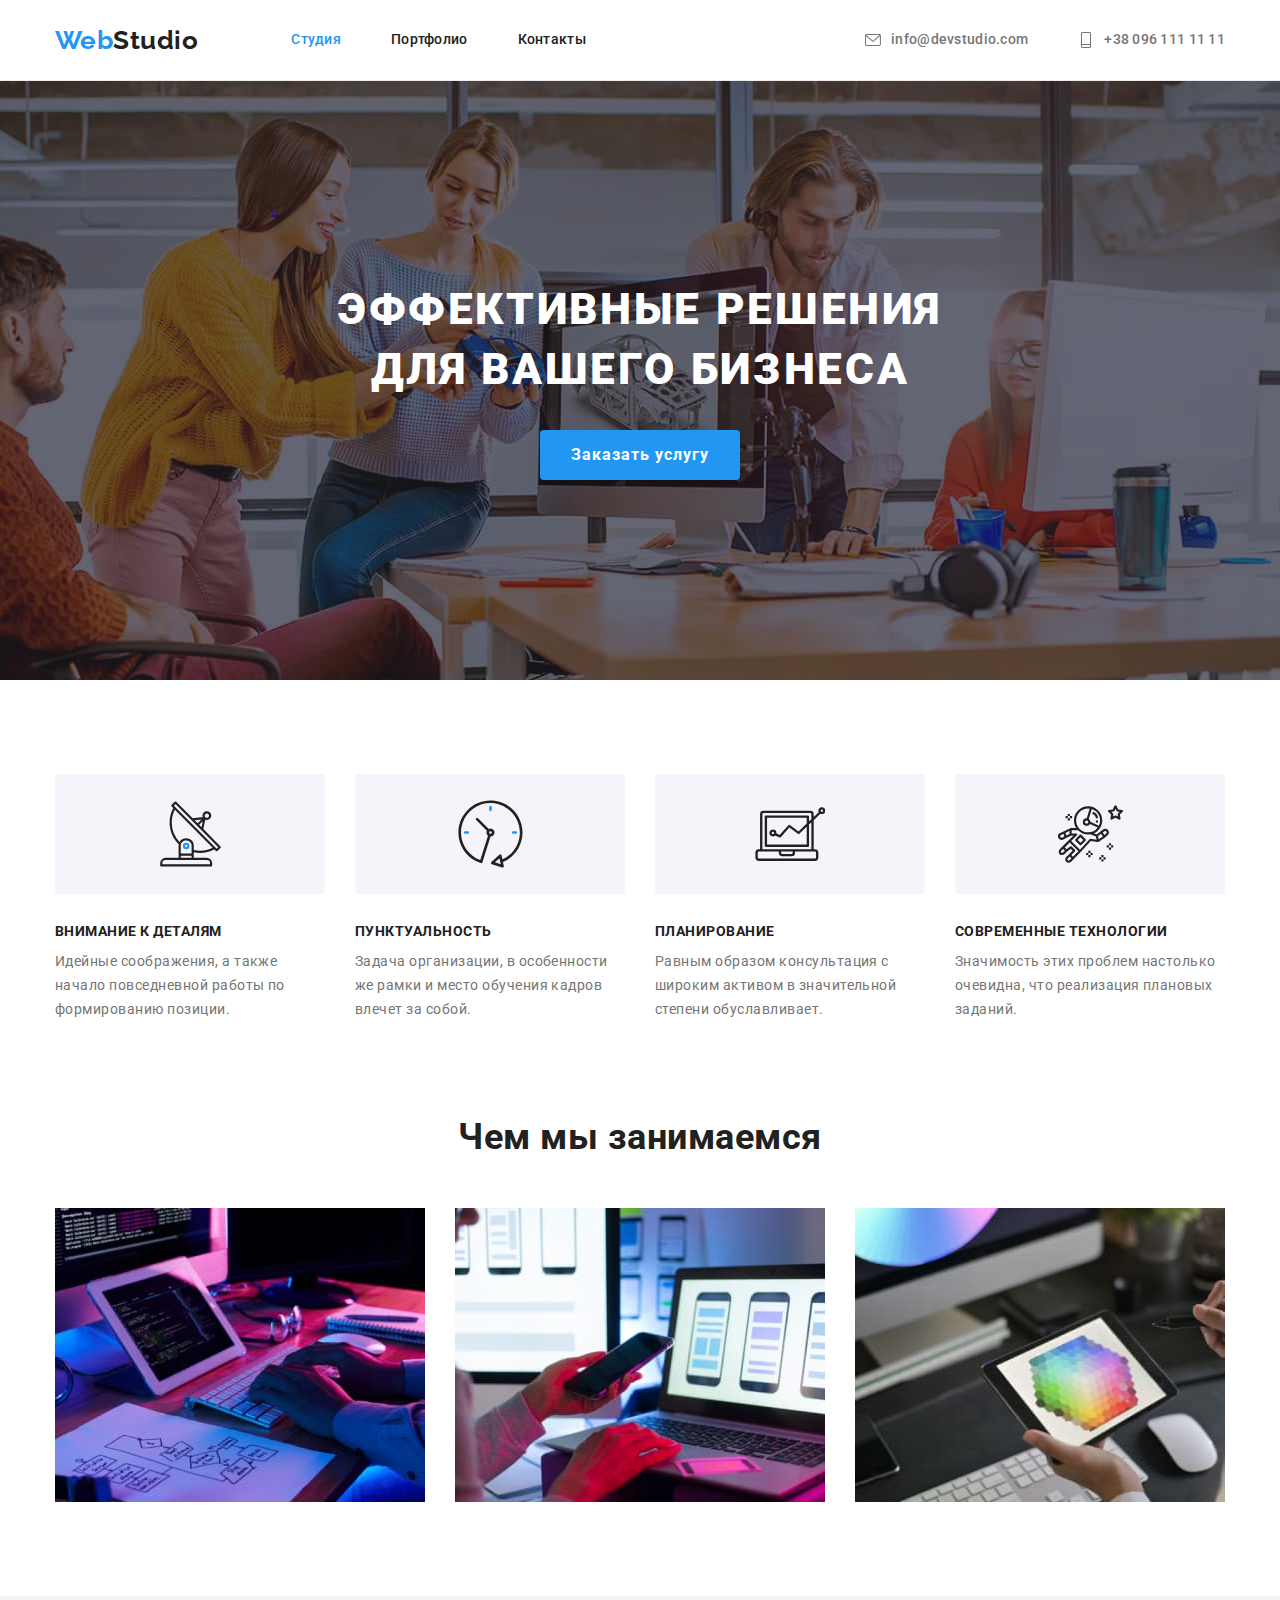
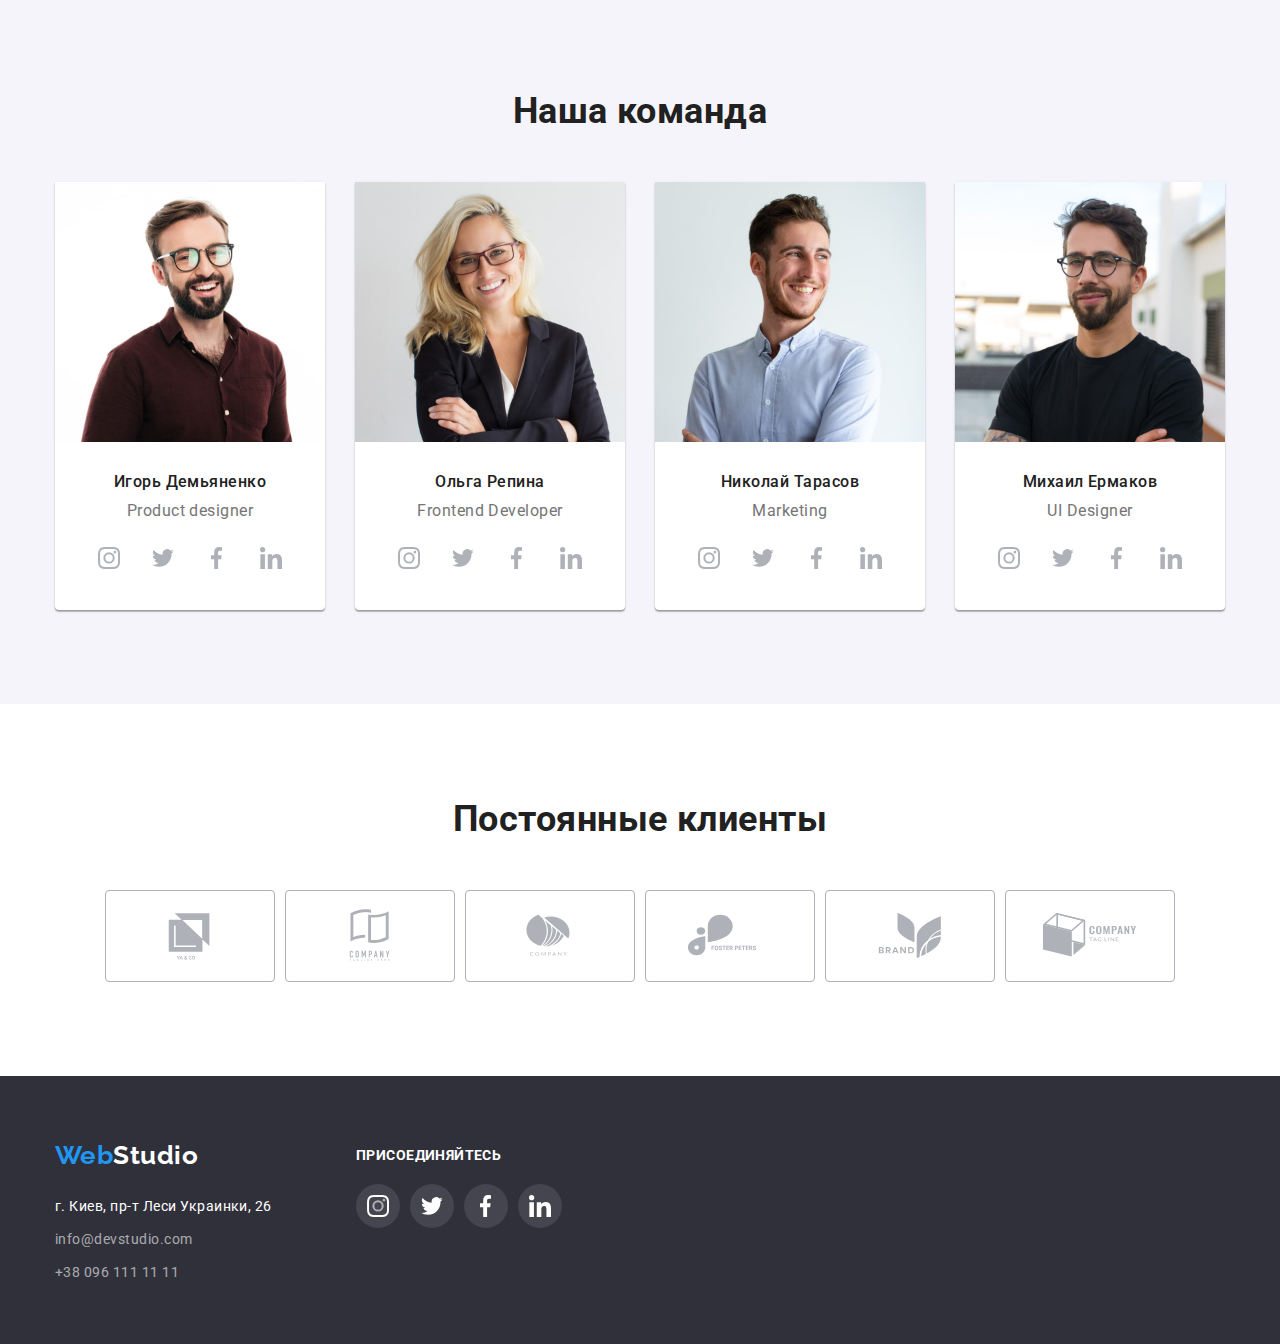
<file: index.html>
<!DOCTYPE html>
<html lang="ru">
<head>
	<meta charset="UTF-8">
	<meta http-equiv="X-UA-Compatible" content="IE=edge">
	<meta name="viewport" content="width=device-width, initial-scale=1.0">
	<title>Студия</title>
	<link href="https://fonts.googleapis.com/css2?family=Raleway:wght@700&family=Roboto:wght@400;500;700;900&display=swap" rel="stylesheet">
	<link rel="stylesheet" href="https://cdnjs.cloudflare.com/ajax/libs/modern-normalize/0.6.0/modern-normalize.min.css">
	<link rel="stylesheet" href="./css/styles.css">
</head>

<body>
	
	<!-- Шапка сайта -->
	<header>
		<div class="container main-nav">
			<nav>
				<a href="./index.html" class="logo-web">Web<span class="logo-studio">Studio</span></a>
				<ul class="site-nav list">
					<li class="item">
						<a href="./index.html" class="header-nav current">Студия</a>
					</li>
					<li class="item">
						<a href="./portfolio.html" class="header-nav">Портфолио</a>
					</li>
					<li class="item">
						<a href="/" class="header-nav">Контакты</a>
					</li>
				</ul>
			</nav>
			<ul class="auth-nav list">
				<li class="item">
					<a href="mailto:info@devstudio.com" class="header-mail">
						<svg class="contact-icon" width="16" height="16">
							<use href="./images/icons/icons.svg#envelope"></use>
						</svg>info@devstudio.com
					</a>
				</li>
				<li class="item">
					<a href="tel:+380961111111" class="header-tel">
						<svg class="contact-icon" width="16" height="16">
							<use href="./images/icons/icons.svg#tel"></use>
						</svg>+38 096 111 11 11
					</a>
				</li>
			</ul>
		</div>
	</header>
	
	<main>
		<!-- Герой -->
		<section class="section hero">
			<h1 class="hero-title">Эффективные решения для вашего бизнеса</h1>
				<button type="button" class="main-button">Заказать услугу</button>
		</section>

		<!-- Преимущества -->
		<section class="section">
			<div class="container">
				<h2 class="section-title visually-hidden">Преимущества</h2>
				<ul class="advantages-pictures">
					<li class="advantages-list">
						<a class="advantages-area" href="/" aria-label="Antenna">
							<svg class="advantages-icon" width="65" height="70">
								<use href="./images/icons/icons.svg#antenna"></use>
							</svg>
						</a>
					</li>
					<li class="advantages-list">
						<a class="advantages-area" href="/" aria-label="Antenna">
							<svg class="advantages-icon" width="67" height="70">
								<use href="./images/icons/icons.svg#clock"></use>
							</svg>
						</a>
					</li>
					<li class="advantages-list">
						<a class="advantages-area" href="/" aria-label="Antenna">
							<svg class="advantages-icon" width="70" height="54">
								<use href="./images/icons/icons.svg#graph"></use>
							</svg>
						</a>
					</li>
					<li class="advantages-list">
						<a class="advantages-area" href="/" aria-label="Antenna">
							<svg class="advantages-icon" width="65" height="70">
								<use href="./images/icons/icons.svg#astronaut"></use>
							</svg>
						</a>
					</li>
				</ul>
				<ul class="feature-list list">
					<li class="item">
						<h3 class="advantages-title">Внимание к деталям</h3>
						<p class="advantages-description">
							Идейные соображения, а также начало повседневной работы по формированию позиции.
						</p>
					</li>
					<li class="item">
						<h3 class="advantages-title">Пунктуальность</h3>
						<p class="advantages-description">
							Задача организации, в особенности же рамки и место обучения кадров влечет за собой.
						</p>
					</li>
					<li class="item">
						<h3 class="advantages-title">Планирование</h3>
						<p class="advantages-description">
							Равным образом консультация с широким активом в значительной степени обуславливает.
						</p>
					</li>
					<li class="item">
						<h3 class="advantages-title">Современные технологии</h3>
						<p class="advantages-description">
							Значимость этих проблем настолько очевидна, что реализация плановых заданий.
						</p>
					</li>
				</ul>
			</div>
		</section>

		<!-- Чем мы занимаемся -->
		<section class="section about"> 
			<div class="container">
				<h2 class="section-title">Чем мы занимаемся</h2>
				<ul class="feature-list list">
					<li class="picture">
						<img src="images/index-images/img-1.jpg" alt="Верстка" width="370" height="294">
					</li>
					<li class="picture">
						<img src="images/index-images/img-2.jpg" alt="Дизайн" width="370" height="294">
					</li>
					<li class="picture">
						<img src="images/index-images/img-3.jpg" alt="Цветовые решения" width="370" height="294">
					</li>
				</ul>
			</div>
		</section>

		<!-- Наша команда -->
		<section class="section our-team">
			<div class="container">
				<h2 class="section-title">Наша команда</h2>
				<ul class="feature-list list">
					<li class="team">
						<img src="images/index-images/product-designer.jpg" alt="Product designer" width="270" height="260">
						<h3 class="team-member">Игорь Демьяненко</h3>
						<p class="team-title">Product designer</p>
						<ul class="social"> 
							<li class="social-button"> 
								<a class="button" href="/" aria-label="Instagram">
									<svg class="button-icon" width="22" height="22">
										<use href="./images/icons/icons.svg#instagram"></use>
									</svg>
								</a>
							</li>
							<li class="social-button">
								<a class="button" href="/" aria-label="Twitter">
									<svg class="button-icon" width="22" height="22">
										<use href="./images/icons/icons.svg#twitter"></use>
									</svg>
								</a>
							</li>
							<li class="social-button">
								<a class="button" href="/" aria-label="Facebook">
									<svg class="button-icon" width="22" height="22">
										<use href="./images/icons/icons.svg#facebook"></use>
									</svg>
								</a>
							</li>
							<li class="social-button">
								<a class="button" href="/" aria-label="Linkedin">
									<svg class="button-icon" width="22" height="22">
										<use href="./images/icons/icons.svg#linkedin"></use>
									</svg>
								</a>
							</li>
						</ul>
					</li>
					<li class="team">
						<img src="images/index-images/frontend-developer.jpg" alt="Frontend Developer" width="270" height="260">
						<h3 class="team-member">Ольга Репина</h3>
						<p class="team-title">Frontend Developer</p>
						<ul class="social">
							<li class="social-button">
								<a class="button" href="/" aria-label="Instagram">
									<svg class="button-icon" width="22" height="22">
										<use href="./images/icons/icons.svg#instagram"></use>
									</svg>
								</a>
							</li>
							<li class="social-button">
								<a class="button" href="/" aria-label="Twitter">
									<svg class="button-icon" width="22" height="22">
										<use href="./images/icons/icons.svg#twitter"></use>
									</svg>
								</a>
							</li>
							<li class="social-button">
								<a class="button" href="/" aria-label="Facebook">
									<svg class="button-icon" width="22" height="22">
										<use href="./images/icons/icons.svg#facebook"></use>
									</svg>
								</a>
							</li>
							<li class="social-button">
								<a class="button" href="/" aria-label="Linkedin">
									<svg class="button-icon" width="22" height="22">
										<use href="./images/icons/icons.svg#linkedin"></use>
									</svg>
								</a>
							</li>
						</ul>
					</li>
					<li class="team">
						<img src="images/index-images/marketing.jpg" alt="Marketing" width="270" height="260">
						<h3 class="team-member">Николай Тарасов</h3>
						<p class="team-title">Marketing</p>
						<ul class="social">
							<li class="social-button">
								<a class="button" href="/" aria-label="Instagram">
									<svg class="button-icon" width="22" height="22">
										<use href="./images/icons/icons.svg#instagram"></use>
									</svg>
								</a>
							</li>
							<li class="social-button">
								<a class="button" href="/" aria-label="Twitter">
									<svg class="button-icon" width="22" height="22">
										<use href="./images/icons/icons.svg#twitter"></use>
									</svg>
								</a>
							</li>
							<li class="social-button">
								<a class="button" href="/" aria-label="Facebook">
									<svg class="button-icon" width="22" height="22">
										<use href="./images/icons/icons.svg#facebook"></use>
									</svg>
								</a>
							</li>
							<li class="social-button">
								<a class="button" href="/" aria-label="Linkedin">
									<svg class="button-icon" width="22" height="22">
										<use href="./images/icons/icons.svg#linkedin"></use>
									</svg>
								</a>
							</li>
						</ul>
					</li>
					<li class="team">
						<img src="images/index-images/ui-designer.jpg" alt="UI Designer" width="270" height="260">
						<h3 class="team-member">Михаил Ермаков</h3>
						<p class="team-title">UI Designer</p>
						<ul class="social">
							<li class="social-button">
								<a class="button" href="/" aria-label="Instagram">
									<svg class="button-icon" width="22" height="22">
										<use href="./images/icons/icons.svg#instagram"></use>
									</svg>
								</a>
							</li>
							<li class="social-button">
								<a class="button" href="/" aria-label="Twitter">
									<svg class="button-icon" width="22" height="22">
										<use href="./images/icons/icons.svg#twitter"></use>
									</svg>
								</a>
							</li>
							<li class="social-button">
								<a class="button" href="/" aria-label="Facebook">
									<svg class="button-icon" width="22" height="22">
										<use href="./images/icons/icons.svg#facebook"></use>
									</svg>
								</a>
							</li>
							<li class="social-button">
								<a class="button" href="/" aria-label="Linkedin">
									<svg class="button-icon" width="22" height="22">
										<use href="./images/icons/icons.svg#linkedin"></use>
									</svg>
								</a>
							</li>
						</ul>
					</li>
				</ul>
			</div>
		</section>
	</main>

			<!-- Постоянные клиенты -->
			<section class="section">
				<div class="container">
					<h2 class="section-title">Постоянные клиенты</h2>
						<div>
							<ul class="clients">
								<li class="social-button">
									<a class="clients-button" href="/" aria-label="Company 1">
										<svg class="clients-icon" width="106" height="60">
											<use href="./images/icons/icons.svg#client1"></use>
										</svg>
									</a>
								</li>
								<li class="social-button">
									<a class="clients-button" href="/" aria-label="Company 2">
										<svg class="clients-icon" width="106" height="60">
											<use href="./images/icons/icons.svg#client2"></use>
										</svg>
									</a>
								</li>
								<li class="social-button">
									<a class="clients-button" href="/" aria-label="Company 3">
										<svg class="clients-icon" width="106" height="60">
											<use href="./images/icons/icons.svg#client3"></use>
										</svg>
									</a>
								</li>
								<li class="social-button">
									<a class="clients-button" href="/" aria-label="Company 4">
										<svg class="clients-icon" width="106" height="60">
											<use href="./images/icons/icons.svg#client4"></use>
										</svg>
									</a>
								</li>
								<li class="social-button">
									<a class="clients-button" href="/" aria-label="Company 5">
										<svg class="clients-icon" width="106" height="60">
											<use href="./images/icons/icons.svg#client5"></use>
										</svg>
									</a>
								</li>
								<li>
									<a class="clients-button" href="/" aria-label="Company 6">
										<svg class="clients-icon" width="106" height="60">
											<use href="./images/icons/icons.svg#client6"></use>
										</svg>
									</a>
								</li>
							</ul>
						</div>
				</div>
			</section>
		
	<!-- Футер -->
	<footer>
		<div class="container">
			<ul class="footer-block">
				<li class="footer-contacts">
					<a href="./index.html" class="logo-web bottom">Web<span class="logo-studio-footer">Studio</span></a>
					<address>
						<ul class="address-details">
							<li class="item">
								<a href="https://goo.gl/maps/5XQ5FaUAyLaCLWa5A" class="footer-address">г. Киев, пр-т Леси Украинки, 26</a>
							</li>
							<li class="item">
								<a href="mailto:info@devstudio.com" class="footer-mail-tel">info@devstudio.com</a>
							</li>
							<li class="item">
								<a href="tel:+380961111111" class="footer-mail-tel">+38 096 111 11 11</a>
							</li>
						</ul>
				</li>
				<li>
					<h3 class="footer-join">Присоединяйтесь</h3>
					<ul class="footer-social">
						<li class="social-button">
							<a class="button join" href="/" aria-label="Instagram">
								<svg class="button-icon" width="22" height="22">
									<use href="./images/icons/icons.svg#instagram"></use>
								</svg>
							</a>
						</li>
						<li class="social-button">
							<a class="button join" href="/" aria-label="Twitter">
								<svg class="button-icon" width="22" height="22">
									<use href="./images/icons/icons.svg#twitter"></use>
								</svg>
							</a>
						</li>
						<li class="social-button">
							<a class="button join" href="/" aria-label="Facebook">
								<svg class="button-icon" width="22" height="22">
									<use href="./images/icons/icons.svg#facebook"></use>
								</svg>
							</a>
						</li>
						<li class="social-button">
							<a class="button join" href="/" aria-label="Linkedin">
								<svg class="button-icon" width="22" height="22">
									<use href="./images/icons/icons.svg#linkedin"></use>
								</svg>
							</a>
						</li>
					</ul>
				</li>
			</address>
			</ul>
		</div>
	</footer>

</body>
</html>
</file>
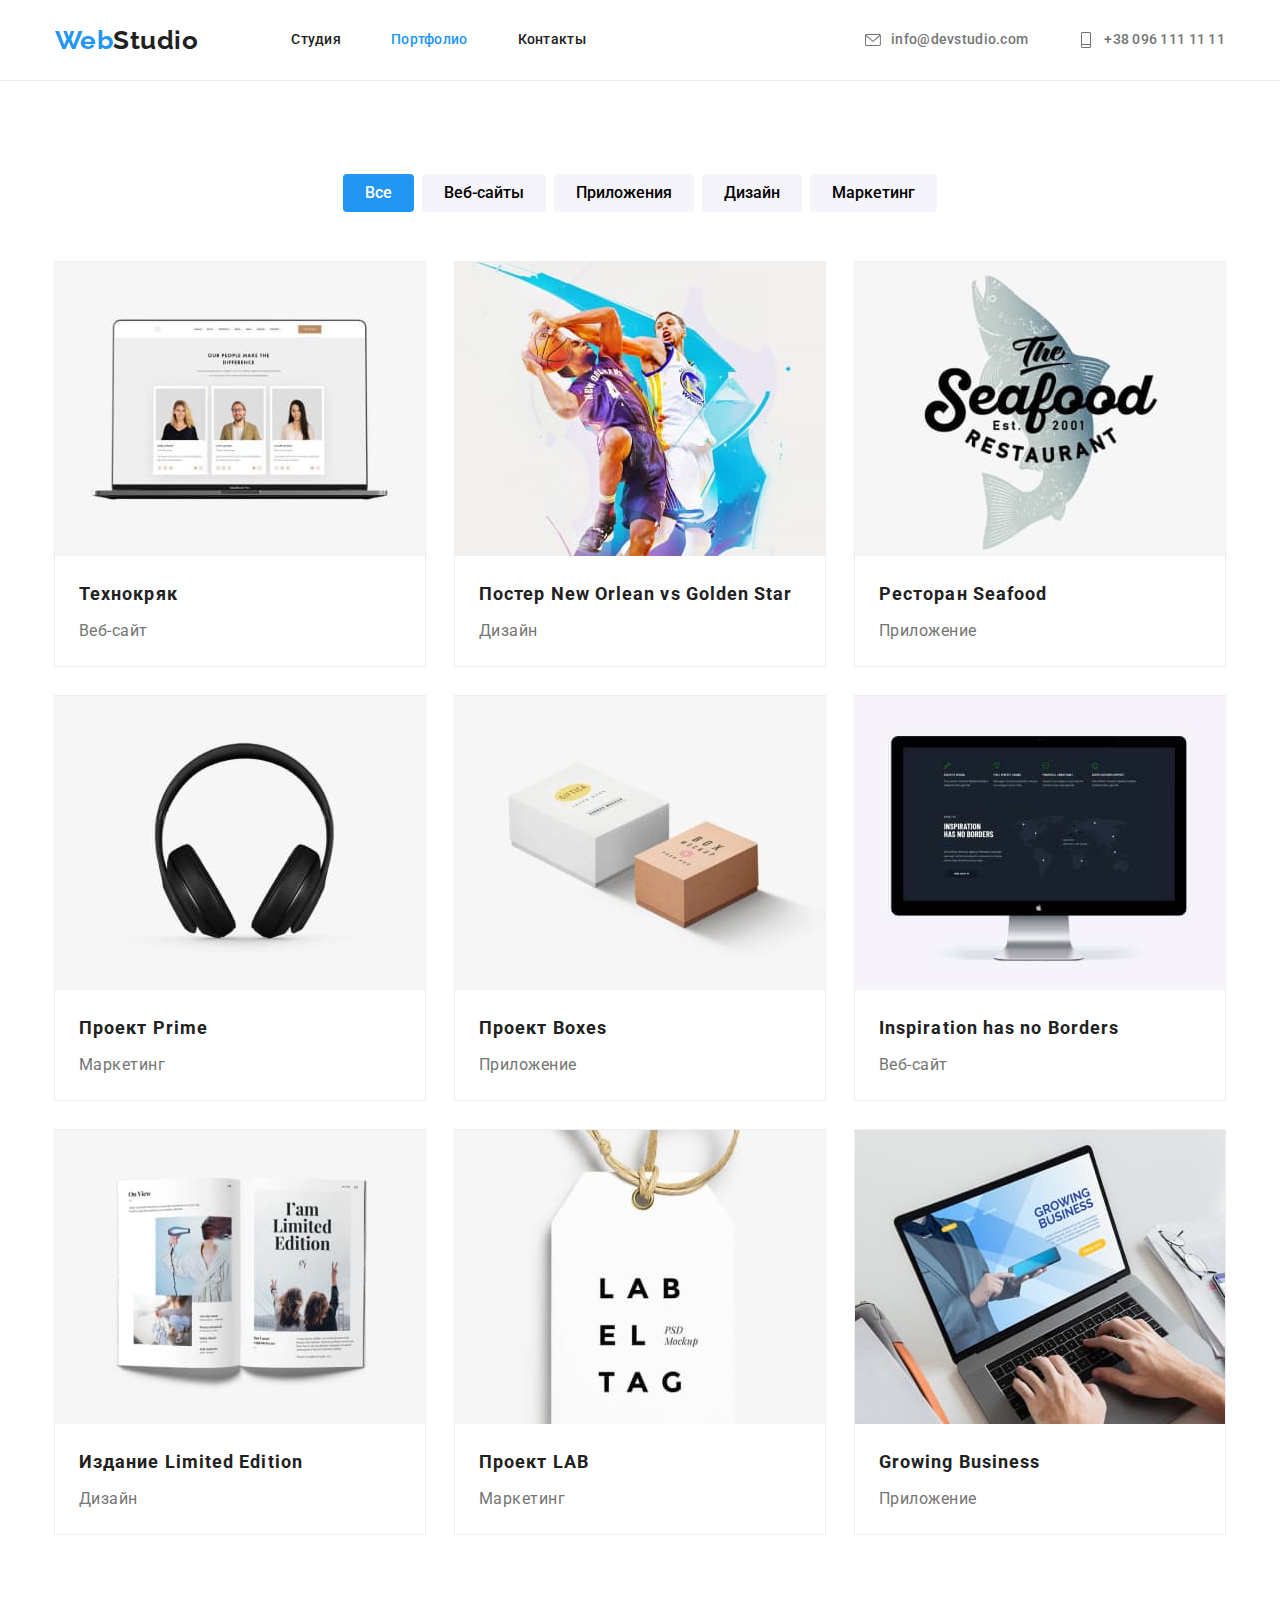
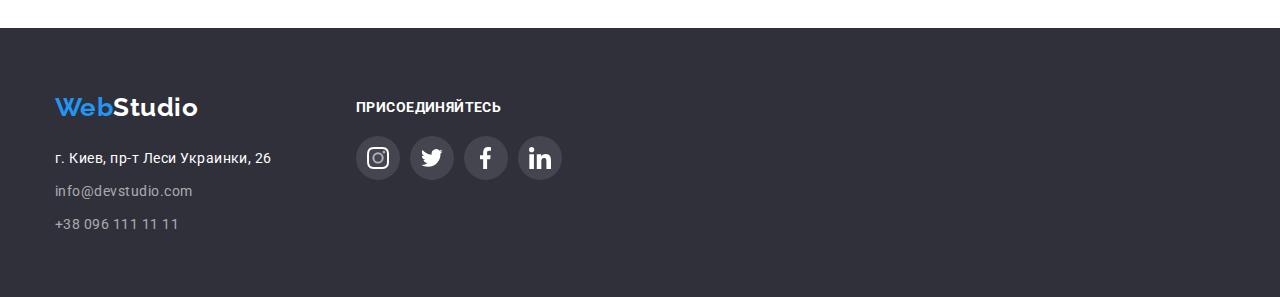
<file: portfolio.html>
<!DOCTYPE html>
<html lang="ru">
<head>
	<meta charset="UTF-8">
	<meta http-equiv="X-UA-Compatible" content="IE=edge">
	<meta name="viewport" content="width=device-width, initial-scale=1.0">
	<title>Студия</title>
	<link	href="https://fonts.googleapis.com/css2?family=Raleway:wght@700&family=Roboto:wght@400;500;700;900&display=swap" rel="stylesheet">
	<link rel="stylesheet" href="https://cdnjs.cloudflare.com/ajax/libs/modern-normalize/0.6.0/modern-normalize.min.css">
	<link rel="stylesheet" href="./css/styles.css">
</head>

<body>

	<!-- Шапка сайта -->
	<header>
		<div class="container main-nav">
			<nav>
				<a href="./index.html" class="logo-web">Web<span class="logo-studio">Studio</span></a>
				<ul class="site-nav list">
					<li class="item">
						<a href="./index.html" class="header-nav">Студия</a>
					</li>
					<li class="item">
						<a href="./portfolio.html" class="header-nav current">Портфолио</a>
					</li>
					<li class="item">
						<a href="/" class="header-nav">Контакты</a>
					</li>
				</ul>
			</nav>
			<ul class="auth-nav list">
				<li class="item">
					<a href="mailto:info@devstudio.com" class="header-mail">
						<svg class="contact-icon" width="16" height="16">
							<use href="./images/icons/icons.svg#envelope"></use>
						</svg>info@devstudio.com
					</a>
				</li>
				<li class="item">
					<a href="tel:+380961111111" class="header-tel">
						<svg class="contact-icon" width="16" height="16">
							<use href="./images/icons/icons.svg#tel"></use>
						</svg>+38 096 111 11 11
					</a>
				</li>
			</ul>
		</div>
	</header>

	<main>

		<!-- Кнопки + Портфолио -->
		<section class="section">
			<div class="container">
				<h1 class="section-title visually-hidden">Портфолио</h1>
					<ul class="flex-container">
						<li class="flex-button"><button type="button" class="portfolio-button current">Все</button></li>
						<li class="flex-button"><button type="button" class="portfolio-button">Веб-сайты</button></li>
						<li class="flex-button"><button type="button" class="portfolio-button">Приложения</button></li>
						<li class="flex-button"><button type="button" class="portfolio-button">Дизайн</button></li>
						<li class="flex-button"><button type="button" class="portfolio-button">Маркетинг</button></li>
					</ul>
					<ul class="flex-container portfolio">
						<li class="flex-element">
							<a href="/" class="link">
								<img src="./images/portfolio-images/img-21.jpg" alt="Веб-сайт о технике" width="370" height="294">
								<div class="portfolio-pic">
									<h3 class="title">Технокряк</h3>
									<p class="description">Веб-сайт</p>
									</div>
							</a>
						</li>
						<li class="flex-element">
							<a href="/" class="link">
								<img src="./images/portfolio-images/img-22.jpg" alt="Постер" width="370" height="294">
								<div class="portfolio-pic">
									<h3 class="title">Постер New Orlean vs Golden Star</h3>
									<p class="description">Дизайн</p>
								</div>
							</a>
						</li>
						<li class="flex-element">
							<a href="/" class="link">
								<img src="./images/portfolio-images/img-23.jpg" alt="Ресторан" width="370" height="294">
								<div class="portfolio-pic">
									<h3 class="title">Ресторан Seafood</h3>
									<p class="description">Приложение</p>
								</div>
							</a>
						</li>
						<li class="flex-element">
							<a href="/" class="link">
								<img src="./images/portfolio-images/img-24.jpg" alt="Проект Prime" width="370" height="294">
								<div class="portfolio-pic">
									<h3 class="title">Проект Prime</h3>
									<p class="description">Маркетинг</p>
								</div>
							</a>
						</li>
						<li class="flex-element">
							<a href="/" class="link">
								<img src="./images/portfolio-images/img-25.jpg" alt="Проект Boxes" width="370" height="294">
								<div class="portfolio-pic">
									<h3 class="title">Проект Boxes</h3>
									<p class="description">Приложение</p>
								</div>
							</a>
						</li>
						<li class="flex-element">
							<a href="/" class="link">
								<img src="./images/portfolio-images/img-26.jpg" alt="Веб-сайт о вдохновении" width="370" height="294">
								<div class="portfolio-pic">
									<h3 class="title">Inspiration has no Borders</h3>
									<p class="description">Веб-сайт</p>
								</div>
							</a>
						</li>
						<li class="flex-element">
							<a href="/" class="link">
								<img src="./images/portfolio-images/img-27.jpg" alt="Издание Limited Edition" width="370" height="294">
								<div class="portfolio-pic">
									<h3 class="title">Издание Limited Edition</h3>
									<p class="description">Дизайн</p>
								</div>
							</a>
						</li>
						<li class="flex-element">
							<a href="/" class="link">
								<img src="./images/portfolio-images/img-28.jpg" alt="Проект LAB" width="370" height="294">
								<div class="portfolio-pic">
									<h3 class="title">Проект LAB</h3>
									<p class="description">Маркетинг</p>
								</div>
							</a>
						</li>
						<li class="flex-element">
							<a href="/" class="link"></a>
								<img src="./images/portfolio-images/img-29.jpg" alt="Приложение о бизнесе" width="370" height="294">
								<div class="portfolio-pic">
									<h3 class="title">Growing Business</h3>
									<p class="description">Приложение</p>
								</div>
							</a>
						</li>
					</ul>
				</div>
		</section>
	</main>

	<!-- Футер -->
	<footer>
		<div class="container">
			<ul class="footer-block">
				<li class="footer-contacts">
					<a href="./index.html" class="logo-web bottom">Web<span class="logo-studio-footer">Studio</span></a>
					<address>
						<ul class="address-details">
							<li class="item">
								<a href="https://goo.gl/maps/5XQ5FaUAyLaCLWa5A" class="footer-address">г. Киев, пр-т Леси Украинки,
									26</a>
							</li>
							<li class="item">
								<a href="mailto:info@devstudio.com" class="footer-mail-tel">info@devstudio.com</a>
							</li>
							<li class="item">
								<a href="tel:+380961111111" class="footer-mail-tel">+38 096 111 11 11</a>
							</li>
						</ul>
				</li>
				<li>
					<h3 class="footer-join">Присоединяйтесь</h3>
					<ul class="footer-social">
						<li class="social-button">
							<a class="button join" href="/" aria-label="Instagram">
								<svg class="button-icon" width="22" height="22">
									<use href="./images/icons/icons.svg#instagram"></use>
								</svg>
							</a>
						</li>
						<li class="social-button">
							<a class="button join" href="/" aria-label="Twitter">
								<svg class="button-icon" width="22" height="22">
									<use href="./images/icons/icons.svg#twitter"></use>
								</svg>
							</a>
						</li>
						<li class="social-button">
							<a class="button join" href="/" aria-label="Facebook">
								<svg class="button-icon" width="22" height="22">
									<use href="./images/icons/icons.svg#facebook"></use>
								</svg>
							</a>
						</li>
						<li class="social-button">
							<a class="button join" href="/" aria-label="Linkedin">
								<svg class="button-icon" width="22" height="22">
									<use href="./images/icons/icons.svg#linkedin"></use>
								</svg>
							</a>
						</li>
					</ul>
				</li>
				</address>
			</ul>
		</div>
	</footer>

</body>
</html>
</file>
<file: css/styles.css>
:root {
	--primary-text-color: #212121;
	--secondary-text-color: #757575;
	--accent-color: #2196F3;
	--primary-white-color: #ffffff;
	--icon-grey-color: #AFB1B8;
	--background-grey-color: #F5F4FA;
}

body {
	background-color: var(--primary-white-color);
	color: var(--primary-text-color);
	font-family: Roboto, Verdana, sans-serif;
	font-style: normal;
	font-weight: 400;
	font-size: 14px;
	letter-spacing: 0.03rem;
	}

	/* Утилиты */
ul {
	list-style: none;
	}
img, a {
	display: block;
	max-width: 100%;
}
.list {
	margin: 0;
	padding: 0;
}
.section {
	padding-top: 94px;
	padding-bottom: 94px;
}

/* Лого */
.logo-web {
	font-family: 'Raleway';
	font-style: normal;
	font-weight: 700;
	font-size: 26px;
	line-height: 1.48;
	color: var(--accent-color);
	text-decoration: none;
}
.logo-studio {
	color: var(--primary-text-color);
}
.logo-studio-footer {
	color: var(--primary-white-color);
}
.logo-web.bottom {
	margin-bottom: 20px;
}

/* Шапка сайта */
header {
	outline: 1px solid #ECECEC;
}
.container {
	margin-left: auto;
	margin-right: auto;
	width: 1200px;
	padding-left: 15px;
	padding-right: 15px;
}
.main-nav {
	display: flex;
	align-items: center;
}
nav {
	display: flex;
	align-items: center;
}
.header-nav, .header-mail, .header-tel {
	display: flex;
	flex-direction: row;
	padding-top: 32px;
	padding-bottom: 32px;
	font-weight: 500;
	line-height: 1.14;
	letter-spacing: 0.02em;
	text-decoration: none;
	color: var(--primary-text-color);
}
.header-nav.current {
	color: var(--accent-color);
}
.header-mail, .header-tel {
	color: var(--secondary-text-color);
}
.contact-icon {
	margin-right: 10px;
	fill: currentColor;
}

.current:hover, .header-nav:hover, .header-mail:hover, .header-tel:hover, .current:focus, .header-nav:focus, .header-mail:focus, .header-tel:focus, .contact-icon:hover, contact-icon:focus {
	color: var(--accent-color);
}
.site-nav {
	display:flex;
}
.site-nav .item:not(:last-child) {
	margin-right: 50px;
}
.site-nav.list {
	margin-left: 93px;
}
.auth-nav {
	display: flex;
	margin-left: auto;
}
.auth-nav .item + .item {
	margin-left: 50px;
}

/* Герой */
.hero {
	text-align: center;
	padding-top: 200px;
	padding-bottom: 200px;
	background-color: #2F303A;
	height: 600px;
	max-width: 1600px;
	margin-left: auto;
	margin-right: auto;
	background-size: cover;
	background-position: center;
	background-repeat: no-repeat;
	background-image: linear-gradient(
		to right,
		rgba(47, 48, 58, 0.4),
		rgba(47, 48, 58, 0.4)
	),
	url(../images/overlay/hero-overlay.jpg);

}
.hero-title {
	max-width: 700px;
	font-weight: 900;
	font-size: 44px;
	line-height: 1.36;
	letter-spacing: 0.06em;
	text-transform: uppercase;
	color: var(--primary-white-color);
	margin-top: 0;
	margin-bottom: 30px;
	margin-left: auto;
	margin-right: auto;
}

/* Заказать услугу */
.main-button {
	font-family: inherit;
	width: 200px;
	height: 50px;
	background: var(--accent-color);
	box-shadow: 0px 4px 4px rgba(0, 0, 0, 0.15);
	border-radius: 4px;
	font-weight: 700;
	font-size: 16px;
	line-height: 1.88;
	letter-spacing: 0.06em;
	color: var(--primary-white-color);
	cursor: pointer;
	border: none;
}

/* Преимущества */
.advantages-pictures {
	display: flex;
	flex-wrap: wrap;
	justify-content: center;
	padding-left: 0;
	padding-right: 0;
	margin-top: 0;
	margin-bottom: 30px;
}
.advantages-list {
	margin-right: 30px;
}
.advantages-list:nth-last-child(-n + 1) {
	margin-right: 0px;
}
.advantages-area {
	display: flex;
	align-items: center;
	justify-content: center;
	width: 270px;
	height: 120px;
	padding: 0;
	color: var(--primary-text-color);
	background-color: var(--background-grey-color);
	border: 1px solid var(--icon-grey-color);
	border-radius: 4px;
	border: none;
}
.advantages-area:hover, .advantages-area:focus {
	color: var(--accent-color);
}
.advantages-icon {
	fill: currentColor;
}
.advantages-title {
	font-size: 14px;
	font-weight: 700;
	line-height: 1.14;
	text-transform: uppercase;
	margin-top: 0;
	margin-bottom: 10px;
	}
.advantages-description {
	line-height: 1.71;
	color: var(--secondary-text-color);
	margin-top: 0;
	margin-bottom: 0;
	}
.feature-list.list {
	display: flex;
	flex-wrap: wrap;
	padding-left: 0;
	margin-top: 0;
	margin-bottom: 0;
}
.feature-list .item {
	width: 270px;
	margin-right: 30px;
}
.feature-list .item:last-child {
	margin-right: 0;
}
.feature-list .picture {
	margin-right: 30px;
	}
.feature-list .picture:last-child {
	margin-right: 0;
} 

/* Чем мы занимаемся */
.section.about {
	padding-top: 0;
}
.section-title {
	font-weight: 700;
	font-size: 36px;
	line-height: 1.17;
	text-align: center;
	margin-top: 0;
	margin-bottom: 50px;
}
.visually-hidden {
	position: absolute;
	width: 1px;
	height: 1px;
	margin: -1px;
	border: 0;
	padding: 0;
	
	white-space: nowrap;
	clip-path: inset(100%);
	clip: rect(0 0 0 0);
	overflow: hidden;
}

/* Наша команда */
.section.our-team {
	background-color: var(--background-grey-color);
}
.team {
	margin-right: 30px;
	text-align: center;
	box-shadow: 0px 1px 3px rgba(0, 0, 0, 0.12),
	0px 1px 1px rgba(0, 0, 0, 0.14),
	0px 2px 1px rgba(0, 0, 0, 0.2);
	border-radius: 0px 0px 4px 4px;
	background-color: #fff;
}
.team:last-child {
	margin-right: 0;
}
.team-member {
	font-weight: 500;
	font-size: 16px;
	line-height: 1.19;
	margin-top: 30px;
	margin-bottom: 10px;
}
.team-title {
	font-size: 16px;
	line-height: 1.19;
	color: var(--secondary-text-color);
	margin-top: 0;
	margin-bottom: 16px;
}
.social {
	display: flex;
	flex-wrap: wrap;
	justify-content: center;
	padding-left: 0;
	padding-right: 0;
	margin-bottom: 30px;
}
.social-button {
	margin-right: 10px;
}
.social-button:nth-last-child(-n + 1) {
	margin-right: 0px;
}
.button {
	display: flex;
	align-items: center;
	justify-content: center;
	width: 44px;
	height: 44px;
	color: var(--icon-grey-color);
	background-color: var(--primary-white-color);
	border-radius: 50%;
}
.button:hover, .button:focus {
	color:var(--primary-white-color);
	background-color: var(--accent-color);
}
.button-icon {
	fill: currentColor;
}
/* Постоянные клиенты */
.clients {
	display: flex;
	flex-wrap: wrap;
	justify-content: center;
	padding-left: 0;
	padding-right: 0;
	margin-top: 0;
	margin-bottom: 0;
}
.clients-button {
	display: flex;
	align-items: center;
	justify-content: center;
	width: 170px;
	height: 92px;
	color: var(--icon-grey-color);
	background-color: var(--primary-white-color);
	border: 1px solid var(--icon-grey-color);
	box-sizing: border-box;
	border-radius: 4px;
}
.clients-button:hover, .clients-button:focus {
	color: var(--accent-color);
	background-color: var(--primary-white-color);
	border: 1px solid var(--accent-color);
}
.clients-icon {
	fill: currentColor
}

/* Портфолио-кнопки */
.portfolio-button, .portfolio-current {
	font-family: inherit;
	background: var(--background-grey-color);
	border-radius: 4px;
	border-style: none;
	font-weight: 500;
	font-size: 16px;
	line-height: 1.63;
	text-align: center;
	cursor: pointer;
	padding: 6px 22px;
}
.portfolio-button:hover, .portfolio-button:focus {
	background: var(--accent-color);
	color: var(--primary-white-color);
	box-shadow: 0px 3px 1px rgba(0, 0, 0, 0.1),
	0px 1px 2px rgba(0, 0, 0, 0.08),
	0px 2px 2px rgba(0, 0, 0, 0.12);
}
.portfolio-button.current {
	background: var(--accent-color);
	color: var(--primary-white-color);
}

/* Портфолио-картинки */
.portfolio-pic {
	width: 322px;
	padding-top: 20px;
	padding-bottom: 20px;
	margin-left: auto;
	margin-right: auto;
}
.portfolio-pic .title {
	font-weight: 700;
	font-size: 18px;
	line-height: 2;
	letter-spacing: 0.06em;
	margin-top: 0;
	margin-bottom: 4px;
	color: var(--primary-text-color);
}
.portfolio-pic .description {
	font-size: 16px;
	line-height: 1.88;
	color: var(--secondary-text-color);
	margin-top: 0;
	margin-bottom: 0;
}
.flex-container {
	display: flex;
	flex-wrap: wrap;
	justify-content: center;
	padding-left: 0;
	margin-top: 0;
	margin-bottom: 50px;
	margin-left: auto;
	margin-right: auto;
}
.flex-container.portfolio {
	margin-bottom: 0;
}
.flex-button {
	margin-right: 8px;
}
.flex-button:last-child {
	margin-right: 0;
}
.flex-element {
	width: 370px;
	margin-right: 30px;
	margin-bottom: 30px;
	box-sizing: inherit;
	outline: 1px solid #EEEEEE;
}
.flex-element .link {
	text-decoration: none;
}
.flex-element:nth-child(3n) {
	margin-right: 0;
}
.flex-element:nth-last-child(-n + 3) {
	margin-bottom: 0;
}
.flex-element:hover, .flex-element:focus {
	box-shadow: 0px 1px 1px rgba(0, 0, 0, 0.12),
	0px 4px 4px rgba(0, 0, 0, 0.06),
	1px 4px 6px rgba(0, 0, 0, 0.16);
}

/* Футер */
footer {
	padding-top: 60px;
	padding-bottom: 60px;
	background-color: #2F303A;
}
.footer-block {
	display: flex;
	flex-wrap: wrap;
	margin-top: 0;
	margin-bottom: 0;
	padding-left: 0;
}
.footer-contacts {
	width: 231px;
	margin-right: 70px;
}
.address-details {
	padding-left: 0;
	margin-top: 0;
	margin-bottom: 0;
}
.address-details .item:not(:last-child) {
	margin-bottom: 9px;
}
.footer-address {
	font-style: normal;
	font-weight: 400;
	line-height: 1.71;
	color: var(--primary-white-color);
	text-decoration: none;
}
.footer-mail-tel {
	font-style: normal;
	line-height: 1.71;
	color: rgba(255, 255, 255, 0.6);
	text-decoration: none;
	}
.footer-mail-tel:hover, .footer-mail-tel:focus {
	color: var(--accent-color);
}
.footer-join {
	font-weight: 700;
	font-size: 14px;
	line-height: 1.14;
	letter-spacing: 0.03em;
	text-transform: uppercase;
	color: var(--primary-white-color);
	margin: 0;
	margin-top: 12px;
	margin-bottom: 20px;
}
.footer-social {
	display: flex;
	flex-wrap: wrap;
	justify-content: center;
	padding-left: 0;
	padding-right: 0;
	margin: 0;
}
.join {
	color: var(--primary-white-color);
	background: rgba(255, 255, 255, 0.1);
}
</file>
